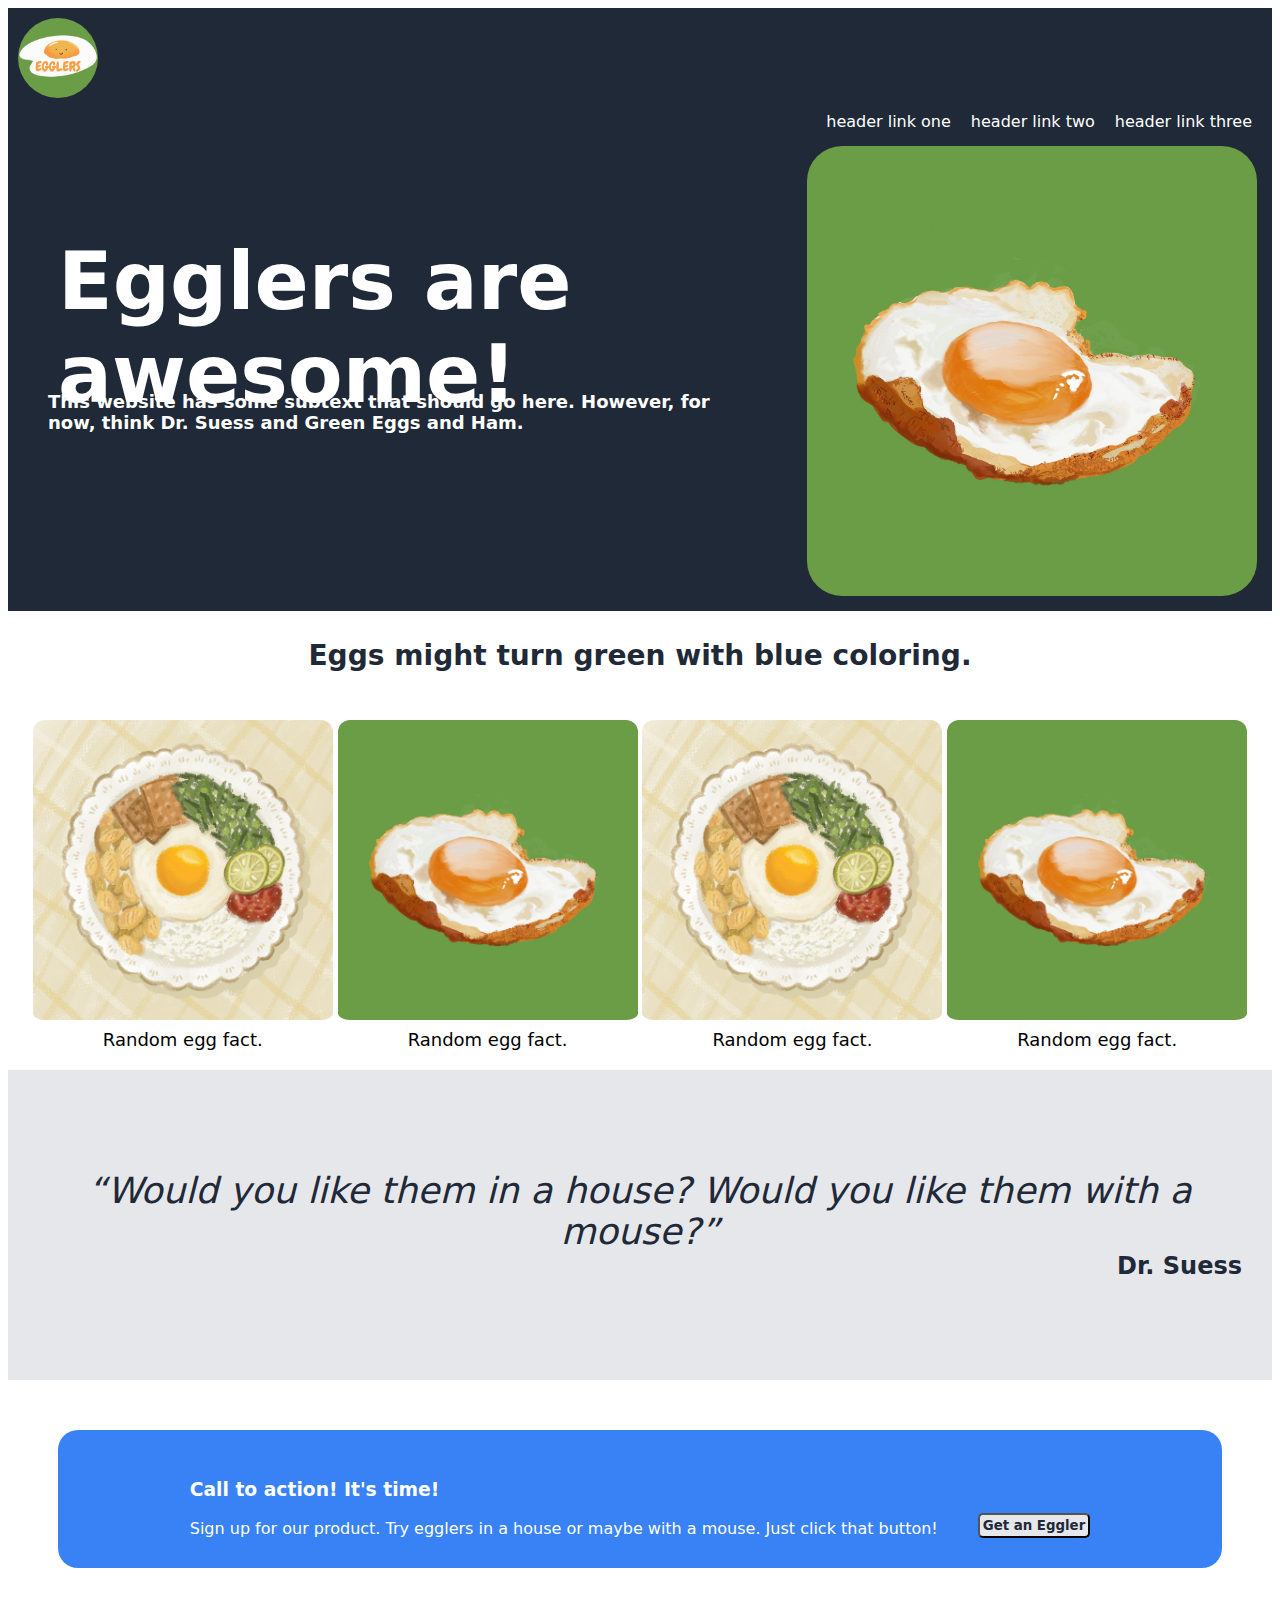
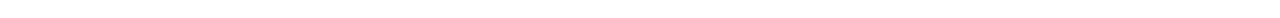
<file: index.html>
<!DOCTYPE html>
<html lang="en">

<head>
    <meta charset="utf-8">
    <link rel="stylesheet" type="text/css" href="index.css">
    <title>Egglers Landing Page</title>
</head>

<body>
    
    <div class="header">
        <div class="logo">
            <img src="images/dazzle.png" class="logo-image" alt="Egglers Logo">
        </div>
        <div class="info">
            <div class="one">
                header link one
            </div>
            <div class="two">
                header link two
            </div>
            <div class="three">
                header link three
            </div>
        </div>
    </div>

    <div class="front">
        <div class="head1">
            <div class="mainhead">
                <h1>Egglers are awesome!</h1>
            </div>
            <div class="headcaption">
                This website has some subtext that should go here. However, for now, think Dr. Suess and Green Eggs and Ham.
            </div>
        </div>
        <img src="images/egg.jpg" class="main-image">
    </div>

    <div class="page-body">
        <div class="head2">
            <h3>Eggs might turn green with blue coloring.</h3>
        </div>
        <div class="ills">
            <div class="ill1">
                <img src="images/egg-plate.jpg" class="ill1-image" alt="Picture of sunny side up egg">
                <div class="fact1">Random egg fact.</div>
            </div>
            <div class="ill2">
                <img src="images/egg.jpg" class="ill2-image" alt="Picture of sunny side up egg">
                <div class="fact2">Random egg fact.</div>
            </div>
            <div class="ill3">
                <img src="images/egg-plate.jpg" class="ill3-image" alt="Picture of sunny side up egg">
                <div class="fact3">Random egg fact.</div>
            </div>
            <div class="ill4">
                <img src="images/egg.jpg" class="ill4-image" alt="Picture of sunny side up egg">
                <div class="fact4">Random egg fact.</div>
            </div>
        </div>    
    </div>

    <div class="inspo">
        <div class="quote">“Would you like them in a house? Would you like them with a mouse?”</div>
        <div class="author">Dr. Suess</div>
    </div>
    
    <div class="action">
        <div class="action-text">
            <div class="action1">
                <h3>Call to action! It's time!</h3>
            </div>
            <div class="action2">
                Sign up for our product. Try egglers in a house or maybe with a mouse. Just click that button!
            </div>
        </div>    
        <div class="button">
            <button>Get an Eggler</button>
        </div>
    </div>

        <script>
            const button=document.querySelector("button");

            function greet() {
                const name=prompt("What is your name?");
                alert(`Hello ${name}. Welcome to Egglers! Your Eggler will be delivered any moment now.`);
            }
            button.addEventListener("click",greet);
        </script>
</body>

</html>
</file>
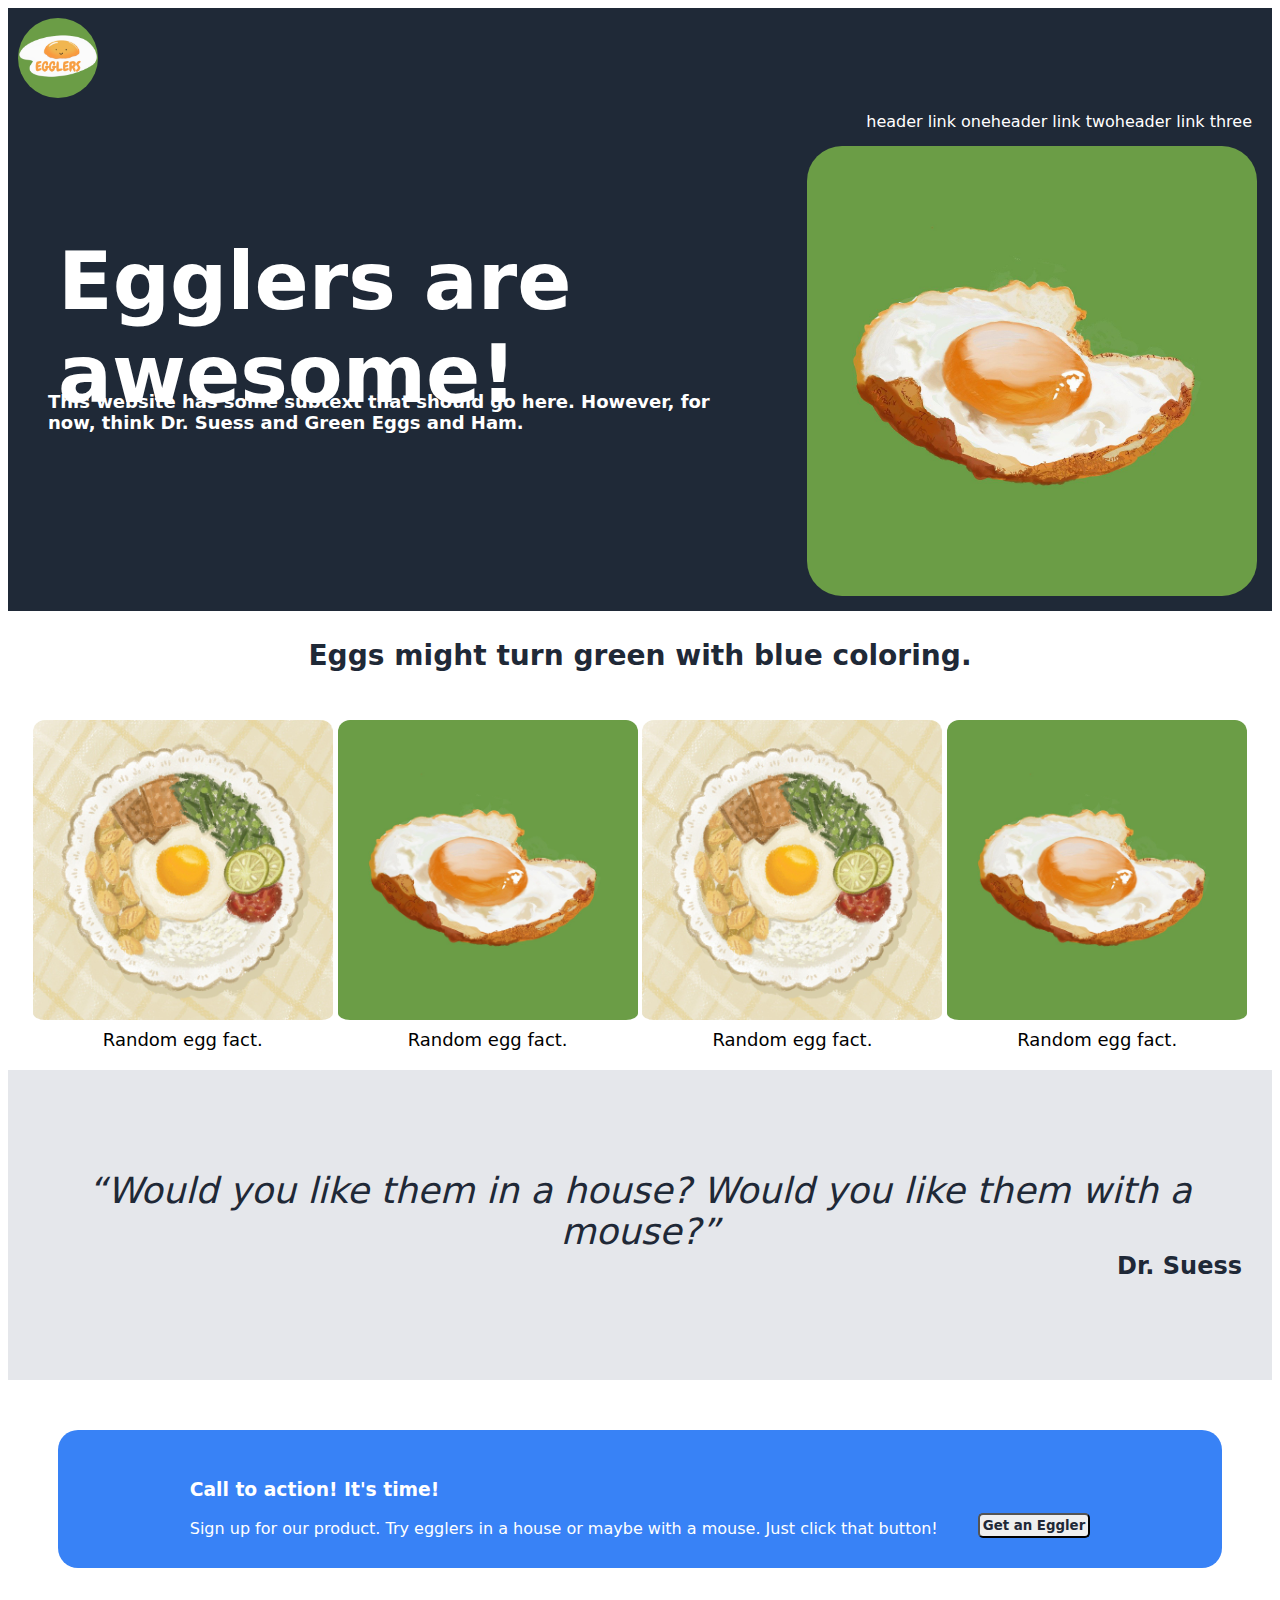
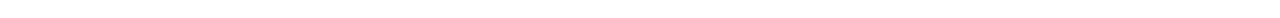
<file: indexFixed.html>
<!DOCTYPE html>
<html lang="en">

<head>
    <meta charset="utf-8">
    <link rel="stylesheet" type="text/css" href="indexfixed.css">
    <title>Egglers Landing Page</title>
</head>

<body>
    <div class="header">
        <div class="logo">
            <img src="images/dazzle.png" class="logo-image" alt="Egglers Logo">
        </div>
        <div class="info">
            <div>header link one</div>
            <div>header link two</div>
            <div>header link three</div>
        </div>
    </div>

    <div class="front">
        <div class="head1">
            <div class="mainhead">
                <h1>Egglers are awesome!</h1>
            </div>
            <div class="headcaption">
                This website has some subtext that should go here. However, for now, think Dr. Suess and Green Eggs and
                Ham.
            </div>
        </div>
        <img src="images/egg.jpg" class="main-image">
    </div>

    <div class="page-body">
        <div class="head2">
            <h3>Eggs might turn green with blue coloring.</h3>
        </div>
        <div class="ills">
            <div>
                <img src="images/egg-plate.jpg" class="ill-image" alt="Picture of sunny side up egg">
                <div >Random egg fact.</div>
            </div>
            <div>
                <img src="images/egg.jpg" class="ill-image" alt="Picture of sunny side up egg">
                <div>Random egg fact.</div>
            </div>
            <div>
                <img src="images/egg-plate.jpg" class="ill-image" alt="Picture of sunny side up egg">
                <div >Random egg fact.</div>
            </div>
            <div>
                <img src="images/egg.jpg" class="ill-image" alt="Picture of sunny side up egg">
                <div>Random egg fact.</div>
            </div>
        </div>
    </div>
    <div class="inspo">
        <div class="quote">“Would you like them in a house? Would you like them with a mouse?”</div>
        <div class="author">Dr. Suess</div>
    </div>

    <div class="action">
        <div class="action-text">
            <div>
                <h3>Call to action! It's time!</h3>
            </div>
            <div>
                Sign up for our product. Try egglers in a house or maybe with a mouse. Just click that button!
            </div>
        </div>
            <button class="button">Get an Eggler</button>
    </div>

    <script>
        const button = document.querySelector("button");
        function greet() {
            const name = prompt("What is your name?");
            alert(`Hello ${name}. Welcome to Egglers! Your Eggler will be delivered any moment now.`);
        }
        button.addEventListener("click", greet);
    </script>
</body>

</html>
</file>
<file: index.css>
.header {
    background-color: #1F2937;
    flex: 1 1 auto;
    color: white;
    font: 48px;
    font-family: system-ui, -apple-system, BlinkMacSystemFont, 'Segoe UI', Roboto, Oxygen, Ubuntu, Cantarell, 'Open Sans', 'Helvetica Neue', sans-serif;
}

img.logo-image {
    width: 80px;
    height: auto;
    padding: 10px;
    flex: 1;
    border-radius: 50%;
}

.info {
    display: flex;
    justify-content: flex-end;
    padding-right: 20px;
}


.two {
    margin-left: 20px;
    margin-right: 20px;
}

.front {
    background-color: #1F2937;
    display: flex;
    color: white;
    font-family: system-ui, -apple-system, BlinkMacSystemFont, 'Segoe UI', Roboto, Oxygen, Ubuntu, Cantarell, 'Open Sans', 'Helvetica Neue', sans-serif;
    font-size: 40px;
    font-weight: bold;
    flex: 1 1 auto;
}

.head1 {
    flex-direction: column;
    flex: 1 1 auto;
    justify-content: space-evenly;
}

.mainhead {
    width: auto;
    height: 100px;
    display: flex;
    padding: 50px;
    margin-bottom: 20px;
}

.headcaption {
    align-self: center;
    padding: 40px;
    font-size: 18px;
}

img.main-image {
    width: auto;
    height: 450px;
    padding: 15px;
    border-radius: 50px;
}

.page-body {
    font-family: system-ui, -apple-system, BlinkMacSystemFont, 'Segoe UI', Roboto, Oxygen, Ubuntu, Cantarell, 'Open Sans', 'Helvetica Neue', sans-serif;
}

.head2 {
    color: #1F2937;
    text-align: center;
    font-size: 24px;
}

.ills {
    display: flex;
    flex-direction: row;
    flex: 1 1 auto;
    justify-content: space-evenly;
    padding: 20px;
    text-align: center;
    font-family: system-ui, -apple-system, BlinkMacSystemFont, 'Segoe UI', Roboto, Oxygen, Ubuntu, Cantarell, 'Open Sans', 'Helvetica Neue', sans-serif;
    font-size: 18px;
}

img.ill1-image {
    width: 300px;
    padding-bottom: 5px;
    border-radius: 12px;
}

img.ill2-image {
    width: 300px;
    padding-bottom: 5px;
    border-radius: 12px;
}
img.ill3-image {
    width: 300px;
    padding-bottom: 5px;
    border-radius: 12px;
}
img.ill4-image {
    width: 300px;
    padding-bottom: 5px;
    border-radius: 12px;
}

.inspo {
    background-color: #E5E7Eb;
    font-family: system-ui, -apple-system, BlinkMacSystemFont, 'Segoe UI', Roboto, Oxygen, Ubuntu, Cantarell, 'Open Sans', 'Helvetica Neue', sans-serif;
    font-size: 36px;
    font-style: italic;
    font-weight: lighter;
    text-align: center;
    padding-top: 100px;
    padding-bottom: 100px;
    color: #1F2937;
}

.author {
    font-size: 24px;
    font-weight: bold;
    font-style: normal;
    text-align: right;
    margin-right: 30px;
}

.action {
    color: white;
    background-color: #3882f6;
    display: flex;
    padding: 30px;
    margin: 50px;
    justify-content: center;
    border-radius: 20px;
    font-family: system-ui, -apple-system, BlinkMacSystemFont, 'Segoe UI', Roboto, Oxygen, Ubuntu, Cantarell, 'Open Sans', 'Helvetica Neue', sans-serif;
}

.action-text {
    flex-direction: column;
}

.button {
    flex-direction: row;
    align-self: end;
}

button {
    color: #1F2937;
    background-color: #E5E7Eb;
    font-family: system-ui, -apple-system, BlinkMacSystemFont, 'Segoe UI', Roboto, Oxygen, Ubuntu, Cantarell, 'Open Sans', 'Helvetica Neue', sans-serif;
    font-weight: bold;
    padding: 3px;
    border-radius: 5px;
    margin-left: 40px;
}
</file>
<file: indexfixed.css>
.header {
    background-color: #1F2937;
    flex: 1 1 auto;
    color: white;
    font: 48px;
    font-family: system-ui, -apple-system, BlinkMacSystemFont, 'Segoe UI', Roboto, Oxygen, Ubuntu, Cantarell, 'Open Sans', 'Helvetica Neue', sans-serif;
}


.logo-image {
    width: 80px;
    height: auto;
    padding: 10px;
    flex: 1;
    border-radius: 50%;
}

.info {
    display: flex;
    justify-content: flex-end;
    padding-right: 20px;
}


.two {
    margin-left: 20px;
    margin-right: 20px;
}

.front {
    background-color: #1F2937;
    display: flex;
    color: white;
    font-family: system-ui, -apple-system, BlinkMacSystemFont, 'Segoe UI', Roboto, Oxygen, Ubuntu, Cantarell, 'Open Sans', 'Helvetica Neue', sans-serif;
    font-size: 40px;
    font-weight: bold;
    flex: 1 1 auto;
}

.head1 {
    flex-direction: column;
    flex: 1 1 auto;
    justify-content: space-evenly;
}

.mainhead {
    width: auto;
    height: 100px;
    display: flex;
    padding: 50px;
    margin-bottom: 20px;
}

.headcaption {
    align-self: center;
    padding: 40px;
    font-size: 18px;
}

.main-image {
    width: auto;
    height: 450px;
    padding: 15px;
    border-radius: 50px;
}

.page-body {
    font-family: system-ui, -apple-system, BlinkMacSystemFont, 'Segoe UI', Roboto, Oxygen, Ubuntu, Cantarell, 'Open Sans', 'Helvetica Neue', sans-serif;
}

.head2 {
    color: #1F2937;
    text-align: center;
    font-size: 24px;
}

.ills {
    display: flex;
    flex-direction: row;
    flex: 1 1 auto;
    justify-content: space-evenly;
    padding: 20px;
    text-align: center;
    font-family: system-ui, -apple-system, BlinkMacSystemFont, 'Segoe UI', Roboto, Oxygen, Ubuntu, Cantarell, 'Open Sans', 'Helvetica Neue', sans-serif;
    font-size: 18px;
}

.ill-image {
    width: 300px;
    padding-bottom: 5px;
    border-radius: 12px;
}

.inspo {
    background-color: #E5E7Eb;
    font-family: system-ui, -apple-system, BlinkMacSystemFont, 'Segoe UI', Roboto, Oxygen, Ubuntu, Cantarell, 'Open Sans', 'Helvetica Neue', sans-serif;
    font-size: 36px;
    font-style: italic;
    font-weight: lighter;
    text-align: center;
    padding-top: 100px;
    padding-bottom: 100px;
    color: #1F2937;
}

.author {
    font-size: 24px;
    font-weight: bold;
    font-style: normal;
    text-align: right;
    margin-right: 30px;
}

.action {
    color: white;
    background-color: #3882f6;
    display: flex;
    padding: 30px;
    margin: 50px;
    justify-content: center;
    border-radius: 20px;
    font-family: system-ui, -apple-system, BlinkMacSystemFont, 'Segoe UI', Roboto, Oxygen, Ubuntu, Cantarell, 'Open Sans', 'Helvetica Neue', sans-serif;
}

.action-text {
    flex-direction: column;
}

.button {
    flex-direction: row;
    align-self: end;
    color: #1F2937;
    font-family: system-ui, -apple-system, BlinkMacSystemFont, 'Segoe UI', Roboto, Oxygen, Ubuntu, Cantarell, 'Open Sans', 'Helvetica Neue', sans-serif;
    font-weight: bold;
    border-radius: 5px;
    padding: 3px;
    margin-left: 40px;
    ;
}
</file>
